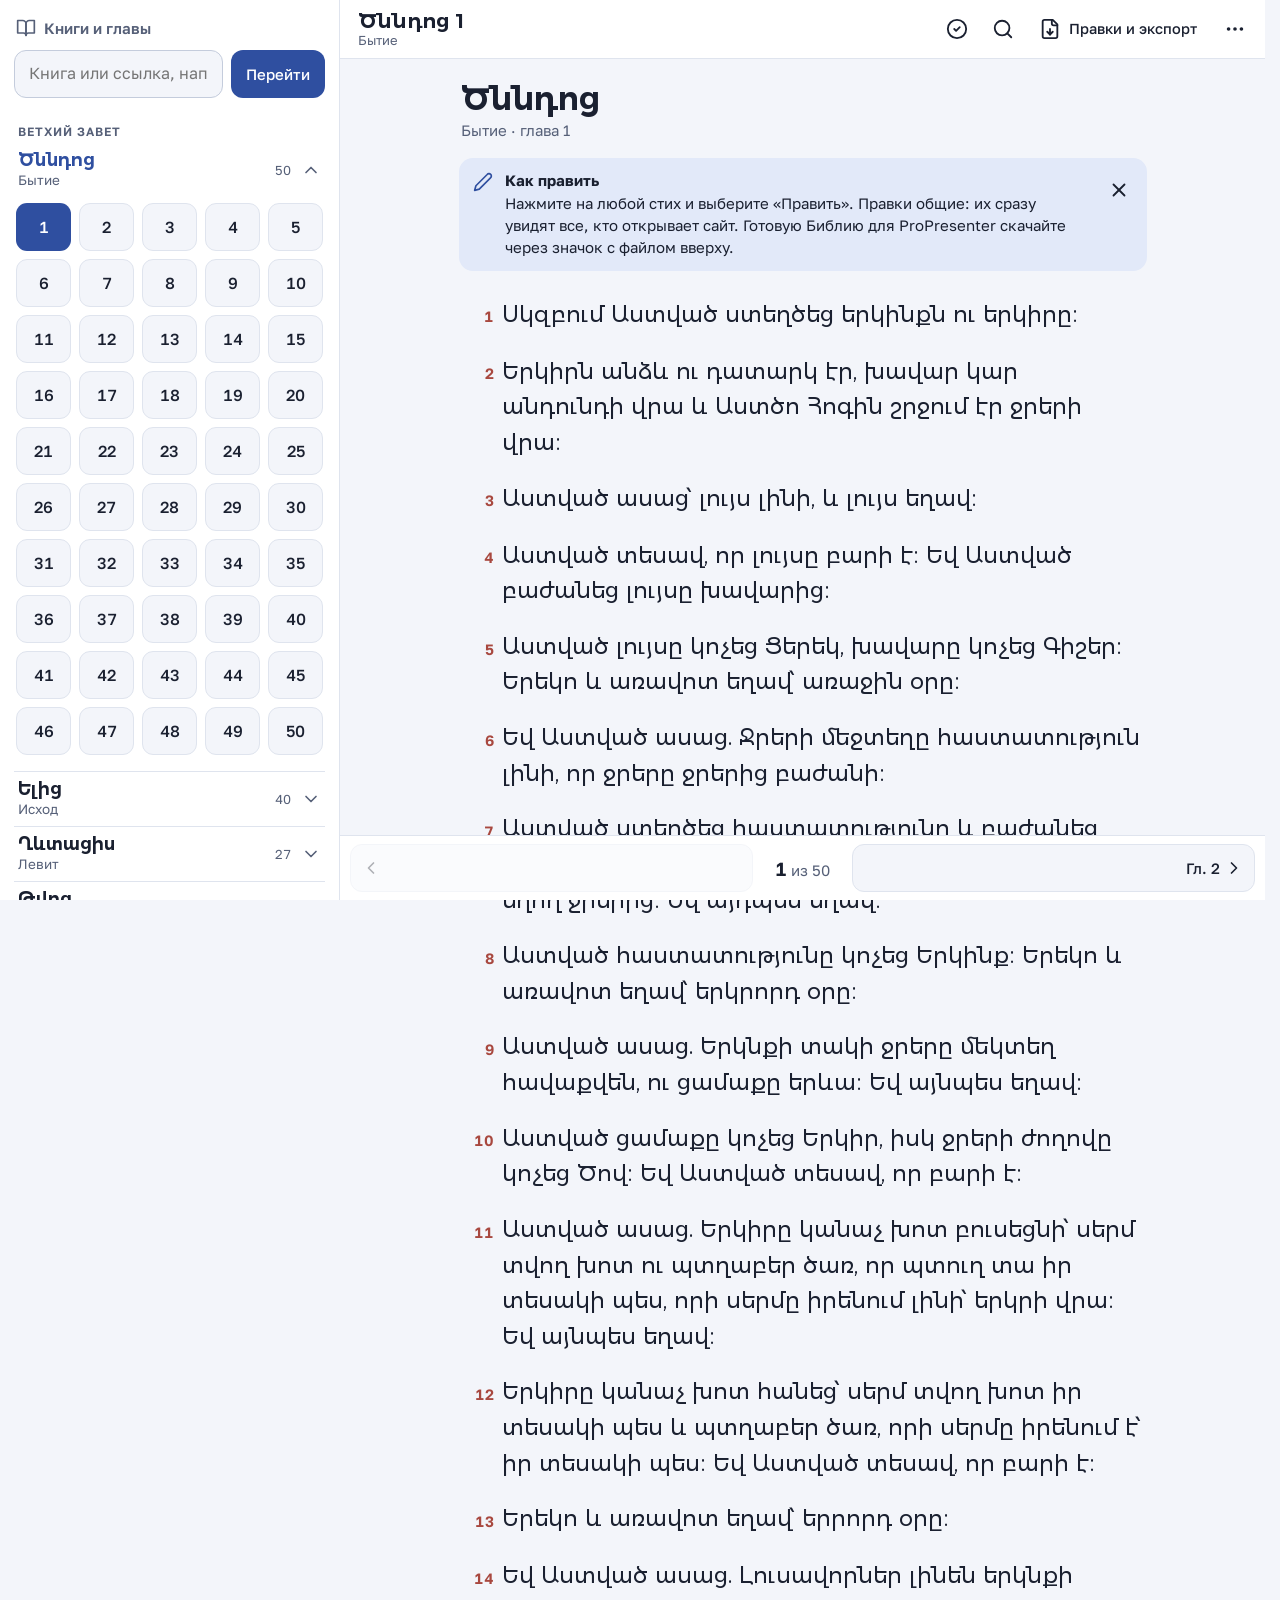
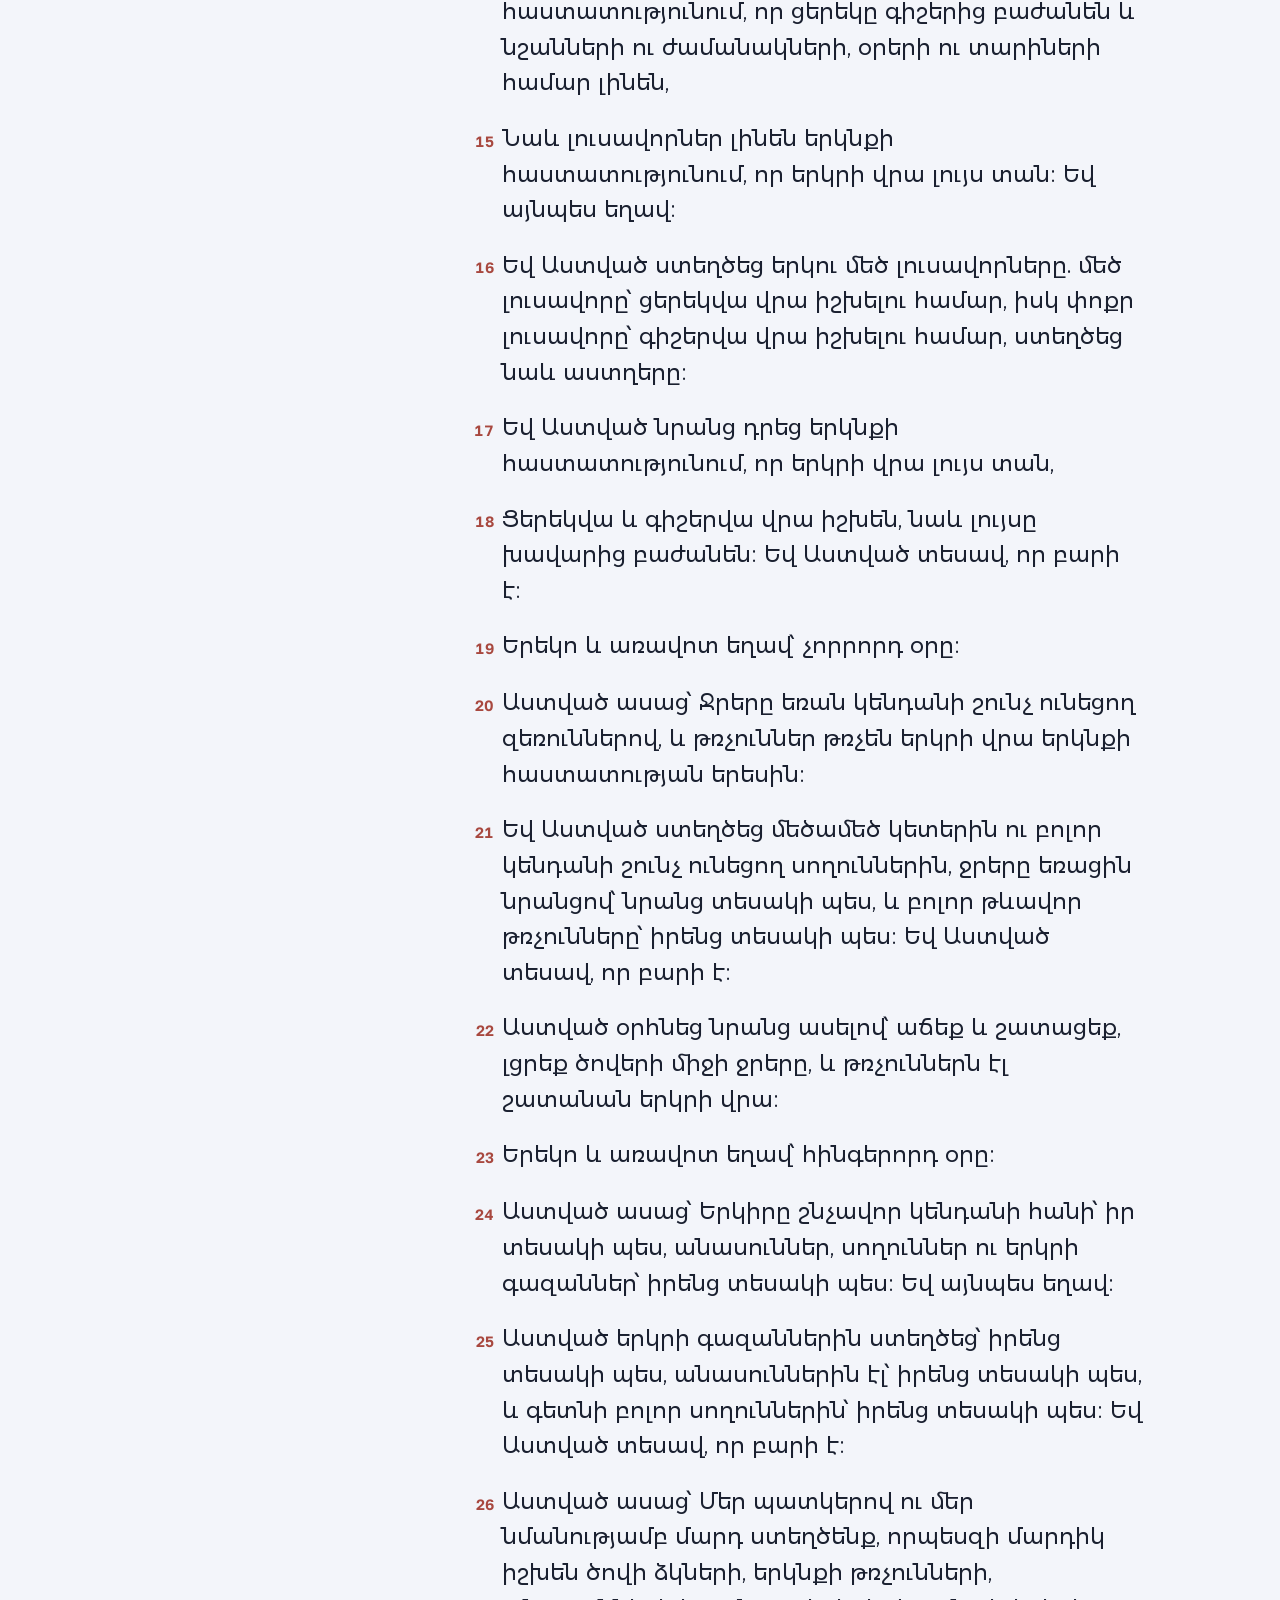
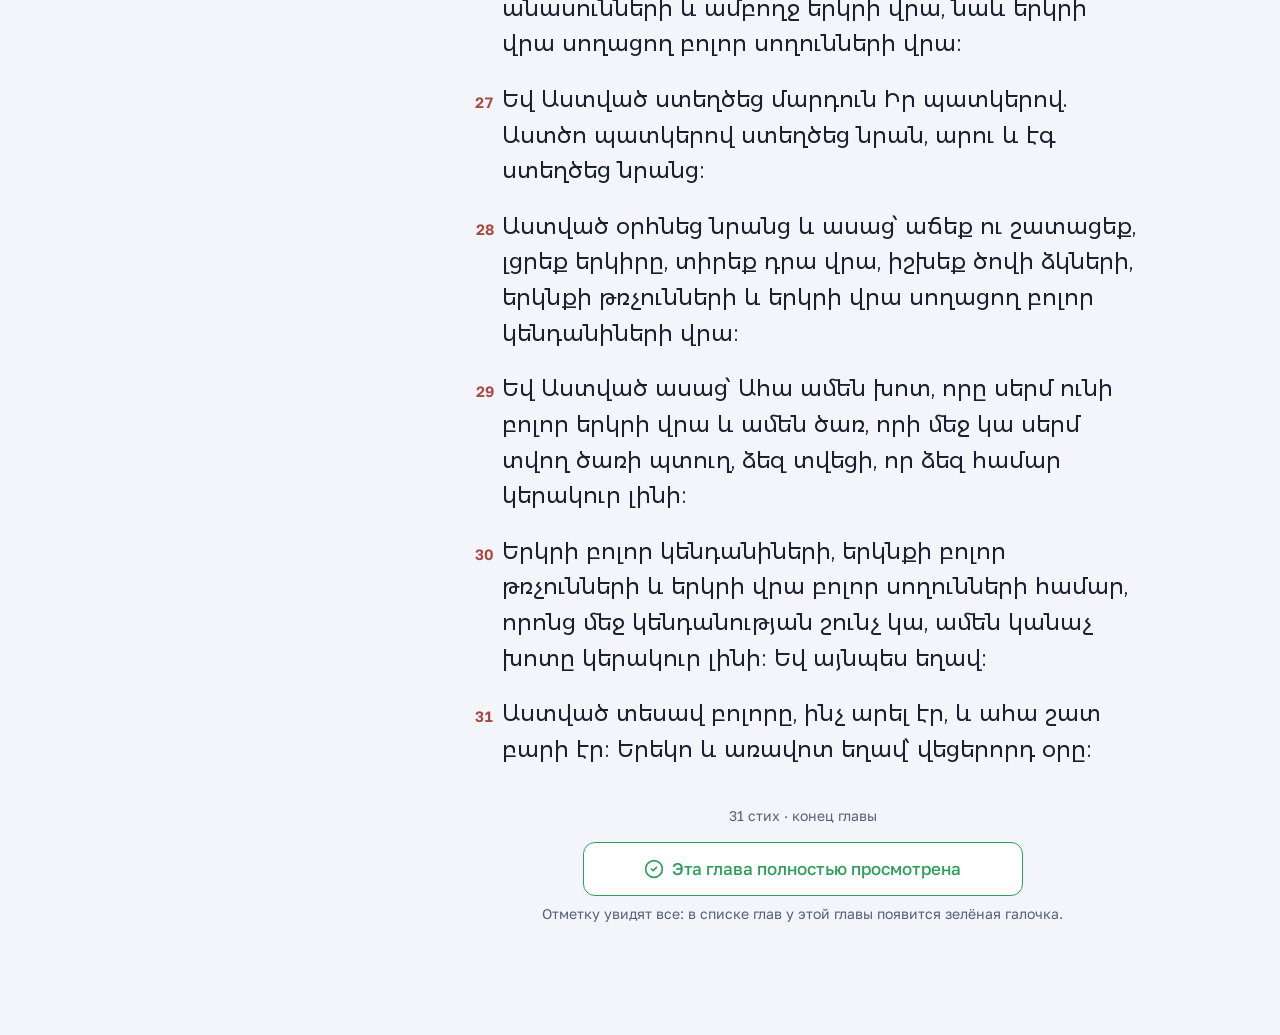
<file: tests/shared.html>
<!doctype html>
<html lang="ru">
<head>
<meta charset="utf-8">
<meta name="viewport" content="width=device-width, initial-scale=1, viewport-fit=cover">
<title>Армянская Библия (тест общей версии)</title>
<meta name="color-scheme" content="light dark">
<link rel="icon" href="data:image/svg+xml,%3Csvg xmlns='http://www.w3.org/2000/svg' viewBox='0 0 24 24' fill='none' stroke='%232F4FA0' stroke-width='2' stroke-linecap='round' stroke-linejoin='round'%3E%3Cpath d='M2 3h6a4 4 0 0 1 4 4v14a3 3 0 0 0-3-3H2z'/%3E%3Cpath d='M22 3h-6a4 4 0 0 0-4 4v14a3 3 0 0 1 3-3h7z'/%3E%3C/svg%3E">
<link rel="preconnect" href="https://fonts.googleapis.com">
<link rel="preconnect" href="https://fonts.gstatic.com" crossorigin>
<link rel="stylesheet" href="https://fonts.googleapis.com/css2?family=Golos+Text:wght@400;500;600;700&family=Noto+Serif+Armenian:wght@400;500;600&family=Noto+Sans+Armenian:wght@400;500;600&display=swap">
<style>
  /* the same small reset the hosted page skeleton has, so the stylesheet behaves identically in both places */
  :root { padding-top: env(safe-area-inset-top, 0px); padding-bottom: env(safe-area-inset-bottom, 0px); }
  body { margin: 0; }
  img { max-width: 100%; }
  [hidden] { display: none !important; }
</style>
<link rel="stylesheet" href="../css/app.css">
</head>
<body>
<div id="app">
  <aside id="sidebar" aria-label="Книги и главы"></aside>
  <div id="main">
    <header id="topbar"></header>
    <main id="reader" tabindex="-1">
      <noscript><p style="padding:40px 0">Для работы страницы нужен JavaScript.</p></noscript>
    </main>
    <nav id="pager" aria-label="Переход между главами"></nav>
  </div>
</div>
<div id="overlay"></div>
<div id="toasts" role="status" aria-live="polite"></div>

<script>window.AB = { config: { dataMode: 'script', dataBase: '../data/', firebase: { app: { projectId: 'mock' }, sdkBase: '/tests/mock-sdk/' } } };</script>
<script src="../data/index.js"></script>
<script src="../js/fold.js"></script>
<script src="../js/sqlite-writer.js"></script>
<script src="../js/zip.js"></script>
<script src="../js/exporter.js"></script>
<script src="../js/platform.js"></script>
<script src="../js/store.js"></script>
<script src="../js/store-firebase.js"></script>
<script src="../js/data.js"></script>
<script src="../js/i18n.js"></script>
<script src="../js/refs.js"></script>
<script src="../js/ui.js"></script>
<script src="../js/view-nav.js"></script>
<script src="../js/view-edit.js"></script>
<script src="../js/view-tools.js"></script>
<script src="../js/app.js"></script>
</body>
</html>
</file>
<file: css/app.css>
/* Библия Ararat — mobile first. Layout: one column with a sticky header and chapter pager;
   from 1000px a permanent book list joins on the left. Colours are tokens on :root (light), redefined for dark. */
:root {
  --bg: #f3f5fa; --surface: #ffffff; --surface-2: #eaeef6;
  --fg: #1a2030; --fg-2: #566078; --line: #dfe4ee; --line-strong: #c4ccdc;
  --accent: #2f4fa0; --accent-fg: #ffffff; --accent-soft: #e2e9f9;
  --verse-num: #a8483f; --edit: #c7791b; --edit-soft: #fbefd9; --edit-fg: #8f5510;
  --danger: #b3261e; --danger-soft: #fbe3e1; --ok: #2c7a4b; --ok-soft: #ddf1e5; --warn-soft: #fff2d6;
  --done: #2e9e5b;   /* "chapter read through": green circle with a white check */
  --mark: #ffe58f; --focus: #2f4fa0; --scrim: rgba(14, 20, 36, .45); --shadow: 0 10px 40px rgba(20, 30, 60, .22);
  --toast-bg: #1e2536; --toast-fg: #f2f4fa; --toast-action: #a9bcff;
  --sans: 'Golos Text', system-ui, -apple-system, 'Segoe UI', Roboto, 'Helvetica Neue', Arial, sans-serif;
  --serif: 'Noto Serif Armenian', 'Sylfaen', 'Mshtakan', 'Noto Serif', 'Times New Roman', serif;
  --text: 'Montserrat Arm', 'Noto Sans Armenian', Arial, 'Helvetica Neue', sans-serif;   /* the reading font; the menu switches it (data-font) */
  --fs: 22px;
}
@media (prefers-color-scheme: dark) {
  :root:not([data-theme="light"]) {
    --bg: #0f131c; --surface: #171d29; --surface-2: #212938;
    --fg: #e7eaf2; --fg-2: #a0aac0; --line: #2a3345; --line-strong: #3c475e;
    --accent: #8fa6f2; --accent-fg: #0e1530; --accent-soft: #25304f;
    --verse-num: #e68f84; --edit: #e8a650; --edit-soft: #3a2d18; --edit-fg: #f0bc72;
    --danger: #f2877f; --danger-soft: #43211f; --ok: #6fcb94; --ok-soft: #1d3a2a; --warn-soft: #3a2f17;
    --done: #3fb86f;
    --mark: #6b5a12; --focus: #8fa6f2; --scrim: rgba(0, 0, 0, .6); --shadow: 0 10px 40px rgba(0, 0, 0, .6);
    --toast-bg: #e7eaf2; --toast-fg: #141a28; --toast-action: #2f4fa0;
    color-scheme: dark;
  }
}
:root[data-theme="dark"] {
  --bg: #0f131c; --surface: #171d29; --surface-2: #212938;
  --fg: #e7eaf2; --fg-2: #a0aac0; --line: #2a3345; --line-strong: #3c475e;
  --accent: #8fa6f2; --accent-fg: #0e1530; --accent-soft: #25304f;
  --verse-num: #e68f84; --edit: #e8a650; --edit-soft: #3a2d18; --edit-fg: #f0bc72;
  --danger: #f2877f; --danger-soft: #43211f; --ok: #6fcb94; --ok-soft: #1d3a2a; --warn-soft: #3a2f17;
  --done: #3fb86f;
  --mark: #6b5a12; --focus: #8fa6f2; --scrim: rgba(0, 0, 0, .6); --shadow: 0 10px 40px rgba(0, 0, 0, .6);
  --toast-bg: #e7eaf2; --toast-fg: #141a28; --toast-action: #2f4fa0;
  color-scheme: dark;
}

/* Montserrat Arm (Montserrat by Julieta Ulanovsky, Armenian letters by Vahan Hovhannisyan; SIL OFL 1.1, see fonts/OFL.txt) */
@font-face { font-family: 'Montserrat Arm'; font-style: normal; font-weight: 400; font-display: swap; src: url('../fonts/Montserratarm-Regular.woff') format('woff'); }
@font-face { font-family: 'Montserrat Arm'; font-style: normal; font-weight: 500; font-display: swap; src: url('../fonts/Montserratarm-Medium.woff') format('woff'); }
@font-face { font-family: 'Montserrat Arm'; font-style: normal; font-weight: 600 800; font-display: swap; src: url('../fonts/Montserratarm-SemiBold.woff') format('woff'); }
/* ---- reading font (menu «Шрифт»; Montserrat Arm is the default and is served from fonts/) ---- */
:root[data-font="noto"] { --text: 'Noto Sans Armenian', Arial, 'Helvetica Neue', sans-serif; }
:root[data-font="arial"] { --text: Arial, 'Helvetica Neue', Helvetica, 'Noto Sans Armenian', sans-serif; }
:root[data-font="serif"] { --text: var(--serif); }

*, *::before, *::after { box-sizing: border-box; }
html { -webkit-text-size-adjust: 100%; scrollbar-gutter: stable; }
html.sheet-open { overflow: hidden; }
body { margin: 0; background: var(--bg); color: var(--fg); font: 400 16px/1.45 var(--sans); }
button, input, textarea { font: inherit; color: inherit; }
button { cursor: pointer; -webkit-tap-highlight-color: transparent; }
:focus-visible { outline: 3px solid var(--focus); outline-offset: 2px; }
h1, h2, h3, p, li { overflow-wrap: anywhere; }
.ico { width: 20px; height: 20px; flex: none; }
.muted { color: var(--fg-2); font-size: 14px; }
mark { background: var(--mark); color: inherit; border-radius: 3px; padding: 0 1px; }
kbd { font: 500 12px var(--sans); padding: 1px 6px; border: 1px solid var(--line-strong); border-bottom-width: 2px; border-radius: 5px; background: var(--surface); }

/* ---- shell ---- */
#app { min-height: 100dvh; }
#sidebar { display: none; }
#main { min-width: 0; display: flex; flex-direction: column; min-height: calc(100dvh - env(safe-area-inset-top, 0px) - env(safe-area-inset-bottom, 0px)); }
#reader { flex: 1; width: 100%; max-width: 46rem; margin: 0 auto; padding: 4px max(16px, env(safe-area-inset-right)) 40px max(16px, env(safe-area-inset-left)); }

#topbar {
  position: sticky; top: env(safe-area-inset-top, 0px); z-index: 20;
  display: flex; align-items: center; gap: 2px; min-height: 58px;
  padding: 6px max(8px, env(safe-area-inset-right)) 6px max(8px, env(safe-area-inset-left));
  background: var(--surface); border-bottom: 1px solid var(--line);
}
.title-btn { flex: 1; min-width: 0; display: flex; align-items: center; gap: 4px; min-height: 46px; padding: 2px 10px; background: none; border: 0; border-radius: 12px; text-align: left; }
.title-btn:hover { background: var(--surface-2); }
.t-text { display: flex; flex-direction: column; min-width: 0; line-height: 1.2; }
.t-main { font: 600 20px/1.2 var(--text); white-space: nowrap; overflow: hidden; text-overflow: ellipsis; }
.t-sub { font-size: 13px; color: var(--fg-2); white-space: nowrap; overflow: hidden; text-overflow: ellipsis; }
.title-chev { color: var(--fg-2); flex: none; }

.icon-btn { position: relative; display: inline-flex; align-items: center; justify-content: center; gap: 8px; min-width: 44px; min-height: 44px; padding: 0; background: none; border: 0; border-radius: 12px; color: var(--fg); flex: none; }
.icon-btn:hover:not(:disabled) { background: var(--surface-2); }
.icon-btn:disabled { opacity: .4; cursor: default; }
.icon-btn .ico { width: 22px; height: 22px; }
.icon-btn.small { min-width: 40px; min-height: 40px; }
.icon-btn.has-text .icon-text { display: none; font-size: 14.5px; font-weight: 500; }
.icon-btn.dirty { color: var(--accent); }
.icon-btn.review.on { color: var(--done); }
.badge { position: absolute; top: 3px; right: 1px; min-width: 19px; height: 19px; padding: 0 5px; border-radius: 10px; background: var(--edit); color: #fff; font: 700 11px/19px var(--sans); text-align: center; font-variant-numeric: tabular-nums; }

#pager {
  position: sticky; bottom: 0; z-index: 15;
  display: grid; grid-template-columns: 1fr auto 1fr; align-items: center; gap: 8px;
  padding: 8px max(10px, env(safe-area-inset-right)) calc(8px + env(safe-area-inset-bottom, 0px)) max(10px, env(safe-area-inset-left));
  background: var(--surface); border-top: 1px solid var(--line);
}
.pg-btn { display: flex; align-items: center; gap: 4px; min-height: 48px; padding: 0 10px; border: 1px solid var(--line); border-radius: 12px; background: var(--bg); font: 500 15px var(--sans); min-width: 0; }
.pg-btn.next { justify-content: flex-end; }
.pg-btn:disabled { opacity: .35; cursor: default; }
.pg-btn:hover:not(:disabled) { background: var(--surface-2); }
.pg-lab { white-space: nowrap; overflow: hidden; text-overflow: ellipsis; }
.pg-pos { min-height: 48px; padding: 0 14px; border: 0; background: none; border-radius: 12px; font: 400 15px var(--sans); color: var(--fg-2); white-space: nowrap; }
.pg-pos strong { color: var(--fg); font-size: 19px; font-weight: 600; font-variant-numeric: tabular-nums; }
.pg-pos:hover { background: var(--surface-2); }

/* ---- buttons and fields ---- */
.btn { display: inline-flex; align-items: center; justify-content: center; gap: 8px; min-height: 48px; padding: 0 18px; border: 1px solid var(--line-strong); border-radius: 12px; background: var(--surface); color: var(--fg); font: 500 15.5px var(--sans); }
.btn:hover:not(:disabled) { background: var(--surface-2); }
.btn:disabled { opacity: .45; cursor: default; }
.btn.compact { min-height: 44px; padding: 0 14px; font-size: 15px; }
.btn.wide { flex: 1; }
.btn.icon-only { min-width: 48px; padding: 0 12px; }
.btn.big { min-height: 54px; font-size: 17px; }
.btn.primary { background: var(--accent); color: var(--accent-fg); border-color: transparent; }
.btn.primary:hover:not(:disabled) { background: var(--accent); filter: brightness(1.08); }
.btn.quiet { background: none; border-color: transparent; color: var(--accent); }
.btn.danger { color: var(--danger); border-color: var(--danger); background: var(--surface); }
.btn.danger.armed, .btn.armed { background: var(--danger); color: #fff; border-color: transparent; }
.btn.primary.armed { background: var(--danger); }
.btn-row { display: flex; flex-wrap: wrap; gap: 8px; margin-top: 10px; }
.field { width: 100%; min-width: 0; min-height: 48px; padding: 0 14px; border: 1.5px solid var(--line-strong); border-radius: 12px; background: var(--bg); color: var(--fg); font-size: 16px; }
.field:focus { outline: none; border-color: var(--accent); box-shadow: 0 0 0 3px var(--accent-soft); }
.field[readonly] { color: var(--fg-2); }
.lbl { display: block; margin: 14px 0 4px; font-size: 13.5px; color: var(--fg-2); }
.row { display: flex; gap: 8px; align-items: center; }
.chip { display: inline-flex; align-items: center; gap: 6px; padding: 4px 11px; border-radius: 99px; border: 1px solid var(--line); background: var(--surface); font: 500 13.5px var(--sans); }
button.chip { min-height: 44px; padding: 0 14px; }
.chip.edit { background: var(--edit-soft); color: var(--edit-fg); border-color: transparent; }
.chip.add { background: var(--ok-soft); color: var(--ok); border-color: transparent; }
.chip.del { background: var(--danger-soft); color: var(--danger); border-color: transparent; }
.chip.done { background: var(--ok-soft); color: var(--done); border-color: transparent; }
.chip.done .ico { width: 17px; height: 17px; }
.chip.warn { background: var(--warn-soft); color: var(--edit-fg); border-color: transparent; }
.chip.warn .ico { width: 15px; height: 15px; }
.chips { display: flex; flex-wrap: wrap; gap: 6px; }
.dot { display: inline-block; width: 8px; height: 8px; border-radius: 50%; background: var(--edit); flex: none; }

.seg { display: inline-flex; background: var(--surface-2); border-radius: 13px; padding: 3px; gap: 2px; }
.seg-btn { display: inline-flex; align-items: center; justify-content: center; gap: 6px; min-height: 42px; padding: 0 14px; border: 0; background: none; border-radius: 10px; font: 500 14.5px var(--sans); color: var(--fg-2); }
.seg-btn.on { background: var(--surface); color: var(--fg); box-shadow: 0 1px 3px rgba(0, 0, 0, .14); }
.seg.small .seg-btn { min-height: 40px; padding: 0 12px; font-size: 14px; }
.seg .ico { width: 18px; height: 18px; }

/* ---- reader ---- */
.chead { padding: 18px 2px 6px; display: flex; flex-direction: column; gap: 8px; align-items: flex-start; }
.ch-book { margin: 0; font: 600 32px/1.15 var(--text); }
.ch-sub { margin: 2px 0 0; color: var(--fg-2); font-size: 15px; }
.ch-hint { display: flex; align-items: center; gap: 6px; margin: 0; color: var(--fg-2); font-size: 14px; }
.hint-card, .note-card { display: flex; align-items: flex-start; gap: 12px; margin: 10px 0; padding: 12px 8px 12px 14px; border-radius: 14px; background: var(--accent-soft); font-size: 15px; }
.hint-card p, .note-card p { margin: 2px 0 0; }
.hint-card strong { display: block; }
.hint-ico { color: var(--accent); margin-top: 2px; }
.note-card { background: var(--warn-soft); padding-right: 14px; }
.note-card .note-ico { color: var(--edit); margin-top: 2px; }
.note-card p { margin: 0; }
.hint-text { flex: 1; min-width: 0; }

.verses { font-size: var(--fs); padding-top: 6px; }
.verse {
  position: relative; display: grid; grid-template-columns: 1.7em minmax(0, 1fr); column-gap: 8px;
  margin: 0 -6px; padding: 10px 8px 10px 4px; border-radius: 12px; cursor: pointer;
  scroll-margin-top: calc(84px + env(safe-area-inset-top, 0px)); scroll-margin-bottom: 96px;
  -webkit-tap-highlight-color: transparent;
}
@media (hover: hover) { .verse:hover { background: var(--surface-2); } }
.verse.sel, .verse.sel:hover { background: var(--accent-soft); }
.verse.edited::before { content: ''; position: absolute; left: -2px; top: 12px; bottom: 12px; width: 3px; border-radius: 2px; background: var(--edit); }
.verse:focus-visible { outline-offset: -2px; }
.verse.flash { animation: flash 2.2s ease-out; }
.vn { font: 600 .68em/2.3 var(--sans); color: var(--verse-num); text-align: right; padding-top: .18em; font-variant-numeric: tabular-nums; user-select: none; }
.vbody { min-width: 0; }
.vtext { margin: 0; font-family: var(--text); line-height: 1.62; overflow-wrap: break-word; hyphens: auto; }
.vflags { display: flex; flex-wrap: wrap; gap: 6px; margin-top: 4px; font-family: var(--sans); }
/* edited places: the changed words of an edited verse, or the whole text of an added verse (menu «Подсветка правок») */
.vtext mark.chg { background: var(--edit-soft); color: var(--edit-fg); border-radius: 4px; padding: 0 3px; margin: 0 -1px; -webkit-box-decoration-break: clone; box-decoration-break: clone; }
:root[data-hl="off"] .vtext mark.chg { background: none; color: inherit; padding: 0; margin: 0; }
.vdel { display: grid; grid-template-columns: 1.7em minmax(0, 1fr); column-gap: 8px; margin: 0 -6px; padding: 2px 8px 4px 4px; color: var(--fg-2); font-size: .74em; }
.vdn { font: 600 .9em/1.75 var(--sans); color: var(--danger); text-align: right; font-variant-numeric: tabular-nums; }
.vdel p { margin: 0; font-family: var(--text); line-height: 1.5; text-decoration: line-through; text-decoration-color: var(--danger); overflow-wrap: break-word; }
.vdel .d-tag { text-decoration: none; display: inline-block; margin-right: 6px; color: var(--danger); }
:root[data-hl="off"] .vdel { display: none; }
.vflag { display: inline-flex; align-items: center; gap: 4px; padding: 1px 9px; border-radius: 99px; font: 500 12px/1.6 var(--sans); }
.vflag .ico { width: 13px; height: 13px; }
.vflag.edit { background: var(--edit-soft); color: var(--edit-fg); }
.vflag.warn { background: var(--warn-soft); color: var(--edit-fg); }
.vbar { display: flex; flex-wrap: wrap; gap: 8px; margin-top: 10px; font: 400 16px var(--sans); }
.ch-end { margin: 28px 0 0; text-align: center; color: var(--fg-2); font-size: 14px; }
/* "this chapter has been read through" */
.review-box { display: flex; flex-direction: column; align-items: center; gap: 8px; margin: 16px 0 6px; }
.btn.done-btn { width: 100%; max-width: 440px; border-color: var(--done); color: var(--done); background: var(--surface); }
.btn.done-btn:hover:not(:disabled) { background: var(--ok-soft); }
.done-line { display: flex; align-items: center; gap: 8px; margin: 0; color: var(--done); font-weight: 600; text-align: center; }
.done-line .ico { width: 22px; height: 22px; flex: none; }
.review-hint { margin: 0; text-align: center; }
.review-hint .ico { width: 14px; height: 14px; vertical-align: -2px; color: var(--edit); }
.skeleton { padding-top: 40px; }
.sk { height: 20px; margin: 22px 0; border-radius: 8px; background: linear-gradient(90deg, var(--surface-2), var(--line), var(--surface-2)); background-size: 200% 100%; animation: shimmer 1.4s linear infinite; }
.sk.w1 { width: 96%; } .sk.w2 { width: 82%; } .sk.w3 { width: 68%; }
.boot, .error-card { padding: 70px 0; text-align: center; color: var(--fg-2); }
.error-card h2 { color: var(--fg); font-size: 20px; }
.spinner { display: inline-block; width: 16px; height: 16px; margin-right: 10px; border: 2px solid var(--line-strong); border-top-color: var(--accent); border-radius: 50%; animation: spin .8s linear infinite; vertical-align: -3px; }
.boot .spinner { display: block; margin: 0 auto 14px; width: 26px; height: 26px; }

/* ---- sheets ---- */
#overlay { position: fixed; left: var(--vv-left, 0px); top: var(--vv-top, 0px); width: var(--vv-w, 100%); height: var(--vv-h, 100%); z-index: 100; pointer-events: none; }
.sheet-root { position: absolute; inset: 0; display: flex; align-items: flex-end; justify-content: center; pointer-events: auto; }
.backdrop { position: absolute; inset: 0; background: var(--scrim); animation: fade .18s ease-out; touch-action: none; }
.sheet { position: relative; display: flex; flex-direction: column; width: 100%; max-height: calc(100% - 20px); background: var(--surface); color: var(--fg); border-radius: 20px 20px 0 0; box-shadow: var(--shadow); animation: slide-up .24s cubic-bezier(.2, .8, .2, 1); outline: none; padding-bottom: env(safe-area-inset-bottom, 0px); }
.sheet.tall { height: calc(100% - 20px); }
.sheet-root.closing .sheet { animation: slide-down .18s ease-in forwards; }
.sheet-root.closing .backdrop { animation: fade-out .18s ease-in forwards; }
.sheet-head { flex: none; padding: 6px 6px 0 16px; touch-action: none; }
.grab { width: 40px; height: 4px; margin: 4px auto 8px; border-radius: 2px; background: var(--line-strong); }
.sheet-head-row { display: flex; align-items: center; gap: 8px; padding: 0 0 8px; }
.sheet-titles { flex: 1; min-width: 0; }
.sheet-title { margin: 0; font: 600 19px/1.25 var(--sans); }
.sheet-sub { margin: 2px 0 0; color: var(--fg-2); font: 14px var(--text); }
.sheet-body { flex: 1; min-height: 0; overflow-y: auto; overscroll-behavior: contain; padding: 4px 16px 20px; -webkit-overflow-scrolling: touch; }
.sheet-foot { flex: none; padding: 10px 16px 12px; border-top: 1px solid var(--line); background: var(--surface); }
.foot-row { display: flex; gap: 10px; }
.foot-col { display: flex; flex-direction: column; gap: 8px; }
.foot-hint { margin: 0; text-align: center; color: var(--fg-2); font-size: 13.5px; }
.foot-hint:empty { display: none; }

/* editor */
.editor { display: flex; flex-direction: column; gap: 12px; }
.ed-nav { display: flex; align-items: center; justify-content: space-between; gap: 8px; }
.ed-pos { color: var(--fg-2); font-size: 14px; }
.ed-field { display: flex; flex-direction: column; gap: 4px; }
.ed-text { width: 100%; min-height: 7em; padding: 14px; resize: none; border: 1.5px solid var(--line-strong); border-radius: 14px; background: var(--bg); color: var(--fg); font: 400 max(20px, calc(var(--fs) - 1px))/1.6 var(--text); }
.ed-text:focus { outline: none; border-color: var(--accent); box-shadow: 0 0 0 3px var(--accent-soft); }
.ed-meta { display: flex; justify-content: flex-end; font-size: 13px; color: var(--fg-2); }
.ed-count.warn { color: var(--edit-fg); }
.ed-count.bad { color: var(--danger); font-weight: 600; }
.marks { display: grid; grid-template-columns: repeat(7, minmax(0, 1fr)); gap: 6px; }
.mark { min-height: 46px; padding: 0; position: relative; border: 1px solid var(--line-strong); border-radius: 11px; background: var(--surface); color: var(--fg); font: 500 21px var(--text); }
.mark:hover { background: var(--surface-2); }
.mk-base { color: var(--fg-2); font-size: 15px; margin-right: -3px; }
.mark:active { background: var(--accent-soft); }
.ed-msg { margin: 0; padding: 10px 12px; border-radius: 10px; background: var(--surface-2); font-size: 14.5px; }
.ed-msg.bad { background: var(--danger-soft); color: var(--danger); }
.ed-msg.warn { background: var(--edit-soft); color: var(--edit-fg); }
.ed-msg.info { background: var(--accent-soft); }
.orig { padding: 10px 12px 12px; border: 1px dashed var(--line-strong); border-radius: 12px; }
.orig-head { display: flex; align-items: center; justify-content: space-between; gap: 8px; }
.orig-title { font: 600 12px var(--sans); text-transform: uppercase; letter-spacing: .06em; color: var(--fg-2); }
.orig-text { margin: 4px 0 0; color: var(--fg-2); font: 16.5px/1.55 var(--text); }
.orig-note { display: flex; gap: 8px; align-items: center; margin: 0; color: var(--fg-2); font-size: 14px; }
.ed-actions { display: flex; flex-wrap: wrap; gap: 8px; }
.discard-text { margin: 0; text-align: center; font-weight: 500; }
.foot-row.discard { flex-direction: column; }

/* verse actions list */
.ops { display: flex; flex-direction: column; }
.op { display: flex; align-items: flex-start; gap: 14px; width: 100%; min-height: 60px; padding: 12px 2px; border: 0; border-bottom: 1px solid var(--line); background: none; text-align: left; }
.op:last-child { border-bottom: 0; }
.op:hover:not(:disabled) { background: var(--surface-2); }
.op:disabled { opacity: .5; cursor: default; }
.op-ico { margin-top: 1px; width: 22px; height: 22px; color: var(--accent); }
.op-text { display: flex; flex-direction: column; min-width: 0; }
.op-label { font-weight: 500; }
.op-desc { margin-top: 2px; font-size: 13.5px; color: var(--fg-2); }
.op.danger .op-ico, .op.danger .op-label { color: var(--danger); }

/* navigator */
.nav-search { display: flex; gap: 8px; position: sticky; top: 0; z-index: 2; padding: 4px 0 10px; background: var(--surface); }
.nav-search .btn { flex: none; }
.nav-msg { margin: 0 0 8px; padding: 9px 12px; border-radius: 10px; background: var(--accent-soft); font-size: 14px; }
.nb-group { margin: 16px 4px 4px; font: 600 12px var(--sans); text-transform: uppercase; letter-spacing: .08em; color: var(--fg-2); }
.nb { border-bottom: 1px solid var(--line); }
.nb-head { display: flex; align-items: center; gap: 10px; width: 100%; min-height: 54px; padding: 6px 4px; border: 0; background: none; text-align: left; border-radius: 10px; }
.nb-head:hover { background: var(--surface-2); }
.nb-names { flex: 1; min-width: 0; display: flex; flex-direction: column; }
.nb-hy { font: 600 17.5px/1.25 var(--text); }
.nb-ru { font-size: 13.5px; color: var(--fg-2); }
.nb-count { font-size: 13px; color: var(--fg-2); font-variant-numeric: tabular-nums; }
.nb-done { display: inline-flex; align-items: center; gap: 3px; color: var(--done); font: 600 12.5px var(--sans); font-variant-numeric: tabular-nums; }
.nb-done .ico { width: 17px; height: 17px; }
.nb-chev { color: var(--fg-2); }
.nb.current .nb-hy { color: var(--accent); }
.ch-grid { display: grid; grid-template-columns: repeat(auto-fill, minmax(52px, 1fr)); gap: 8px; padding: 6px 2px 16px; }
.ch { position: relative; min-height: 48px; border: 1px solid var(--line); border-radius: 11px; background: var(--bg); font: 500 16px var(--sans); font-variant-numeric: tabular-nums; }
.ch:hover { background: var(--surface-2); }
.ch.cur { background: var(--accent); color: var(--accent-fg); border-color: transparent; }
.ch.edited::after { content: ''; position: absolute; top: 5px; right: 5px; width: 7px; height: 7px; border-radius: 50%; background: var(--edit); }
/* read through: a green circle with a white check (wins over the edit dot) */
.ch.reviewed::after { content: ''; position: absolute; top: 3px; right: 3px; width: 14px; height: 14px; border-radius: 50%; box-shadow: 0 0 0 2px var(--bg);
  background: var(--done) url("data:image/svg+xml,%3Csvg xmlns='http://www.w3.org/2000/svg' viewBox='0 0 24 24' fill='none' stroke='%23fff' stroke-width='3.6' stroke-linecap='round' stroke-linejoin='round'%3E%3Cpath d='M5 12.5l4.3 4.3L19 7.6'/%3E%3C/svg%3E") center / 9px 9px no-repeat; }
.ch.cur.reviewed::after { box-shadow: 0 0 0 2px var(--accent); }
.empty { padding: 26px 8px; text-align: center; color: var(--fg-2); }
.side-head { display: flex; align-items: center; gap: 8px; padding: 18px 16px 8px; font: 600 15px var(--sans); color: var(--fg-2); }

/* search */
.search-top { display: flex; flex-direction: column; gap: 10px; position: sticky; top: 0; z-index: 2; padding: 4px 0 10px; background: var(--surface); }
.searchbody > .seg { margin: 2px 0 12px; }
.results { display: flex; flex-direction: column; }
.count { margin: 6px 2px; font-size: 13.5px; color: var(--fg-2); }
.hit { display: flex; flex-direction: column; gap: 4px; width: 100%; padding: 12px 4px; border: 0; border-bottom: 1px solid var(--line); background: none; text-align: left; border-radius: 0; }
.hit:hover { background: var(--surface-2); }
.hit-ref { display: flex; flex-wrap: wrap; gap: 4px 10px; align-items: baseline; }
.hit-ru { font: 600 14px var(--sans); color: var(--verse-num); }
.hit-hy { font: 13px var(--text); color: var(--fg-2); }
.hit-text { font: 17px/1.55 var(--text); overflow-wrap: break-word; }
.hit-text.was { color: var(--fg-2); }
.hit-text.was mark { background: var(--danger-soft); text-decoration: line-through; }
.hit-text.will mark { background: var(--ok-soft); }
.hit-text.will::before { content: '\2192\00a0'; color: var(--fg-2); }
.hit.jumpto { flex-direction: row; align-items: center; gap: 10px; color: var(--accent); font-size: 15.5px; min-height: 52px; }
.repl-info { margin: 12px 2px 8px; font-size: 14.5px; }
.repl-action { margin: 4px 0 12px; }
.loading { margin: 0 0 12px; padding: 12px 14px; border-radius: 12px; background: var(--surface-2); }
.load-label { margin: 0 0 8px; font-size: 14px; }
.progress { height: 6px; border-radius: 3px; background: var(--line); overflow: hidden; }
.progress-fill { display: block; height: 100%; width: 0; background: var(--accent); transition: width .2s; }

/* changes and export */
.card { margin: 12px 0; padding: 14px 16px; border-radius: 14px; background: var(--surface-2); }
.card h3 { margin: 0 0 8px; font: 600 17px var(--sans); }
.card p { margin: 0 0 6px; }
.empty-card p { font-size: 15px; }
.sec { margin: 22px 2px 8px; font: 600 13px var(--sans); text-transform: uppercase; letter-spacing: .07em; color: var(--fg-2); }
.storage-note { display: flex; gap: 8px; align-items: flex-start; margin: 8px 2px 12px; font-size: 14px; color: var(--fg-2); }
.storage-note.ok .ico { color: var(--ok); }
.storage-note.warn { color: var(--edit-fg); }
.export-status { margin: 8px 0 12px; padding: 14px 16px; border-radius: 14px; background: var(--surface-2); font-size: 15px; }
.export-status.ok { background: var(--ok-soft); }
.export-status.error { background: var(--danger-soft); }
.export-status.warn { background: var(--edit-soft); }
.export-status p { margin: 0 0 6px; }
.ok-line { display: flex; align-items: center; gap: 8px; }
.ok-line .ico { color: var(--ok); }
.steps-h { margin: 16px 0 4px; font: 600 15px var(--sans); }
.steps { margin: 6px 0; padding-left: 22px; }
.steps li { margin: 8px 0; }
.issues { margin: 8px 0 0; padding: 0; list-style: none; }
.issues li { display: flex; justify-content: space-between; align-items: center; gap: 8px; padding: 6px 0; border-top: 1px solid var(--line); font-size: 14px; }
.chg { margin-bottom: 8px; border: 1px solid var(--line); border-radius: 13px; background: var(--surface); }
.chg[open] { border-color: var(--line-strong); }
.chg summary { display: flex; align-items: center; justify-content: space-between; gap: 10px; min-height: 54px; padding: 8px 14px; list-style: none; cursor: pointer; }
.chg summary::-webkit-details-marker { display: none; }
.chg-ref { display: flex; flex-direction: column; font: 600 16.5px/1.25 var(--text); }
.chg-ru { font: 400 13px var(--sans); color: var(--fg-2); }
.chg-sum { font-size: 13px; color: var(--edit-fg); text-align: right; }
.chg-body { padding: 0 14px 14px; }
.d-row { display: grid; grid-template-columns: 1.8rem minmax(0, 1fr); gap: 8px; padding: 10px 0; border-top: 1px solid var(--line); }
.d-num { font: 600 13px/1.9 var(--sans); color: var(--verse-num); text-align: right; }
.d-cols p { margin: 0 0 6px; font: 16px/1.5 var(--text); overflow-wrap: break-word; }
.d-old { color: var(--fg-2); }
.d-old mark { background: var(--danger-soft); }
.d-new mark { background: var(--ok-soft); }
.d-tag { display: inline-block; margin-right: 8px; font: 600 11px var(--sans); text-transform: uppercase; letter-spacing: .05em; color: var(--fg-2); }
.chg-names p { margin: 0 0 4px; }
.opt { margin: 14px 0; border: 1px solid var(--line); border-radius: 13px; }
.opt summary { display: flex; align-items: center; gap: 8px; min-height: 52px; padding: 0 14px; font-weight: 500; cursor: pointer; }
.opt-body { padding: 0 14px 14px; }

/* shared version */
.note-card.lock { background: var(--danger-soft); }
.note-card.lock .note-ico { color: var(--danger); }
.remote-box { padding: 12px 14px; border-radius: 12px; background: var(--edit-soft); }
.remote-box p { margin: 0 0 8px; }
.remote-text { font: 17px/1.55 var(--text); }
.sync { color: var(--fg); font-weight: 500; }
.hist-list { display: flex; flex-direction: column; margin-top: 8px; }
.history .muted .spinner { margin-right: 8px; }

/* names */
.nm-list { margin-top: 10px; }
.nm-row { display: grid; grid-template-columns: 6.6rem minmax(0, 1fr) auto; align-items: center; gap: 8px; padding: 5px 0; }
.nm-row > .icon-btn { grid-column: 3; }
.nm-row:not(.changed) > .icon-btn { display: none; }
.nm-ru { font-size: 14px; color: var(--fg-2); }
.nm-row .field { font-family: var(--text); }
.nm-row.changed .field { border-color: var(--edit); }

/* help */
.help h3 { margin: 22px 0 6px; font: 600 17px var(--sans); }
.help h3:first-child { margin-top: 6px; }
.help p, .help li { line-height: 1.55; font-size: 15.5px; }
.help ul { padding-left: 20px; }
.tbl-wrap { overflow-x: auto; }
.tbl { border-collapse: collapse; min-width: 260px; }
.tbl th, .tbl td { padding: 6px 16px 6px 0; text-align: left; border-bottom: 1px solid var(--line); font-size: 15px; }
.tbl th { color: var(--fg-2); font-weight: 500; }

/* toasts and menu */
#toasts { position: fixed; left: 0; right: 0; bottom: calc(80px + env(safe-area-inset-bottom, 0px)); z-index: 200; display: flex; justify-content: center; padding: 0 12px; pointer-events: none; }
html.sheet-open #toasts { bottom: auto; top: calc(12px + env(safe-area-inset-top, 0px)); }
.toast { pointer-events: auto; display: flex; align-items: center; gap: 12px; max-width: 520px; padding: 12px 12px 12px 16px; border-radius: 14px; background: var(--toast-bg); color: var(--toast-fg); box-shadow: var(--shadow); font-size: 15px; animation: toast-in .2s ease-out; }
.toast.error { outline: 2px solid var(--danger); }
.toast-action { flex: none; min-height: 40px; padding: 0 12px; border: 0; border-radius: 8px; background: none; color: var(--toast-action); font: 600 15px var(--sans); }
.popover { position: fixed; z-index: 150; width: 300px; max-width: calc(100vw - 16px); padding: 6px; border: 1px solid var(--line); border-radius: 16px; background: var(--surface); box-shadow: var(--shadow); }
.menu-row { display: flex; align-items: center; justify-content: space-between; gap: 10px; min-height: 52px; padding: 4px 8px 4px 10px; }
.menu-row.stack { flex-direction: column; align-items: stretch; gap: 6px; padding-top: 8px; padding-bottom: 8px; }
.menu-row.stack .seg { display: flex; }
.menu-row.stack .seg-btn { flex: 1; padding: 0 6px; }
.seg.wrap { flex-wrap: wrap; }
.seg.wrap .seg-btn { flex: 1 1 46%; }
.menu-lab { display: flex; align-items: center; gap: 10px; font-size: 15px; }
.menu-stepper { display: flex; align-items: center; }
.menu-size { min-width: 2.2em; text-align: center; font-variant-numeric: tabular-nums; font-weight: 500; }
.a-small { font: 600 13px var(--sans); }
.a-big { font: 600 21px var(--sans); }
.menu-item { display: flex; align-items: center; gap: 12px; width: 100%; min-height: 48px; padding: 0 10px; border: 0; border-radius: 10px; background: none; text-align: left; font-size: 15px; }
.menu-item:hover:not(:disabled) { background: var(--surface-2); }
.menu-item:disabled { opacity: .45; cursor: default; }
.menu-item .ico { color: var(--fg-2); }
.menu-sep { margin: 6px 4px; border: 0; border-top: 1px solid var(--line); }

/* ---- wider screens ---- */
@media (min-width: 720px) {
  .icon-btn.has-text { padding: 0 14px 0 12px; }
  .icon-btn.has-text .icon-text { display: inline; }
  .badge { top: -3px; right: -3px; }
  .grab { display: none; }
  .sheet-root { align-items: center; }
  .sheet { max-width: 640px; max-height: min(calc(100% - 48px), 820px); border-radius: 20px; padding-bottom: 0; animation-name: pop-in; }
  .sheet.tall { height: min(calc(100% - 48px), 820px); }
  .sheet.compact { max-width: 480px; }
  .sheet.editor-sheet { max-width: 720px; }
  .sheet-root.closing .sheet { animation-name: fade-out; }
  .sheet-head { padding-top: 14px; }
  .sheet-body { padding-left: 20px; padding-right: 20px; }
  .sheet-foot { padding-left: 20px; padding-right: 20px; }
  .foot-col { flex-direction: row; align-items: center; justify-content: flex-end; }
  .foot-col .btn { flex: none; min-width: 320px; }
  .foot-hint { flex: 1; text-align: left; }
  .nm-row { grid-template-columns: 10rem minmax(0, 1fr) auto; }
  #reader { padding-left: 24px; padding-right: 24px; }
}
@media (min-width: 1000px) {
  #app { display: grid; grid-template-columns: 340px minmax(0, 1fr); }
  #sidebar { display: block; position: sticky; top: env(safe-area-inset-top, 0px); height: calc(100dvh - env(safe-area-inset-top, 0px) - env(safe-area-inset-bottom, 0px)); overflow-y: auto; background: var(--surface); border-right: 1px solid var(--line); overscroll-behavior: contain; }
  #sidebar .navigator { padding: 0 14px 24px; }
  .title-chev { display: none; }
  .title-btn { cursor: default; }
  .pg-pos { cursor: default; }
}
@media (min-width: 1400px) { .verses { --fs-scale: 1; } }

/* ---- motion ---- */
@keyframes slide-up { from { transform: translateY(40px); opacity: .4; } to { transform: none; opacity: 1; } }
@keyframes slide-down { to { transform: translateY(60px); opacity: 0; } }
@keyframes pop-in { from { transform: translateY(12px) scale(.98); opacity: 0; } to { transform: none; opacity: 1; } }
@keyframes fade { from { opacity: 0; } to { opacity: 1; } }
@keyframes fade-out { to { opacity: 0; } }
@keyframes toast-in { from { transform: translateY(10px); opacity: 0; } to { transform: none; opacity: 1; } }
@keyframes spin { to { transform: rotate(360deg); } }
@keyframes shimmer { to { background-position: -200% 0; } }
@keyframes flash { 0%, 60% { background: var(--mark); } 100% { background: transparent; } }
@media (prefers-reduced-motion: reduce) {
  *, *::before, *::after { animation-duration: .01ms !important; animation-iteration-count: 1 !important; transition-duration: .01ms !important; }
}
</file>
